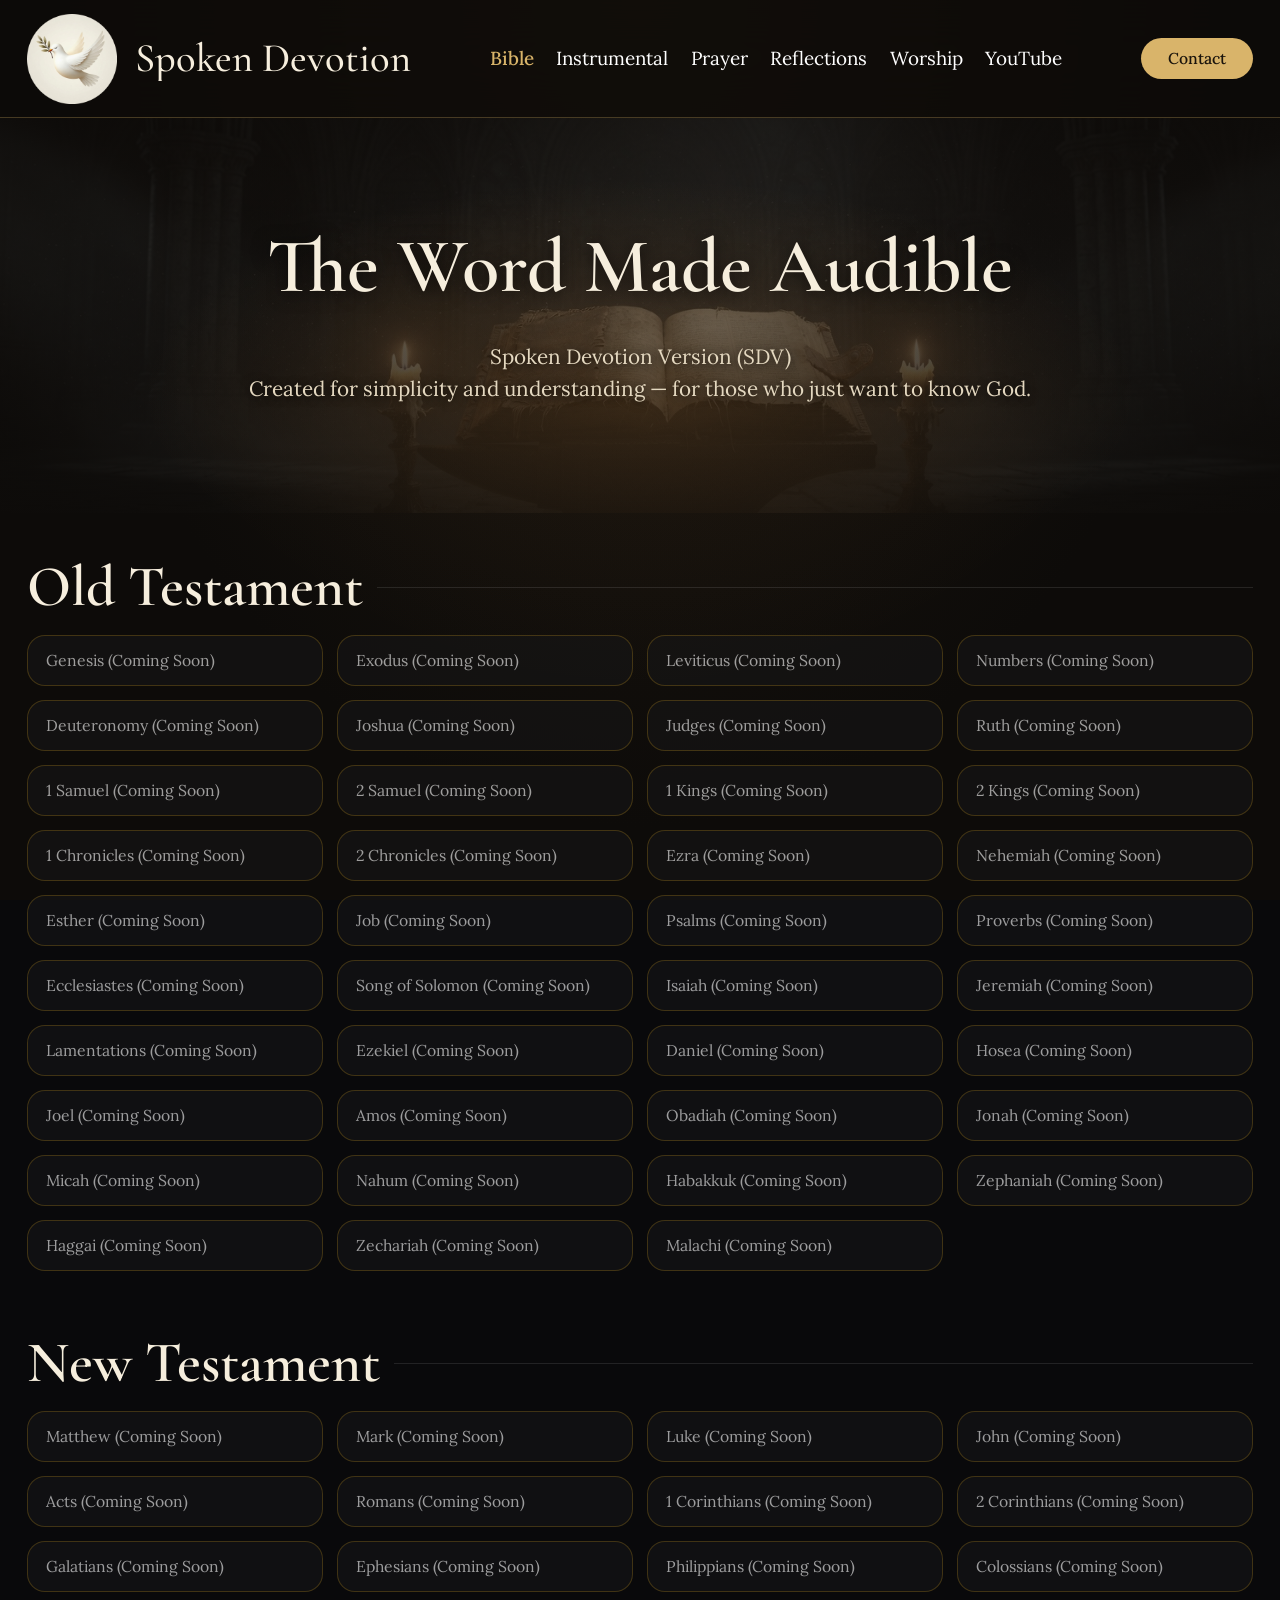
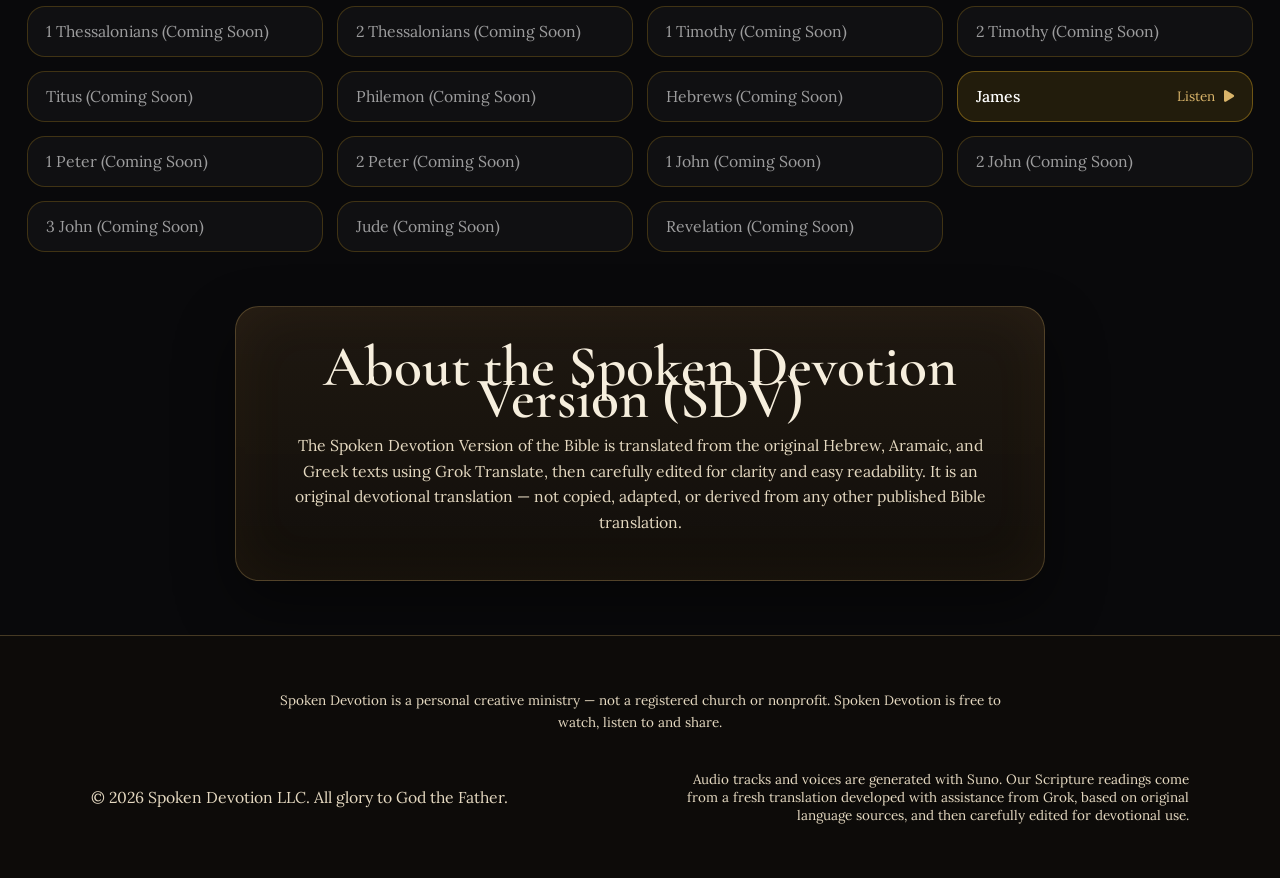
<file: bible/index.html>
<!DOCTYPE html>
<html lang="en">
<head>
    <meta charset="UTF-8">
    <meta name="viewport" content="width=device-width, initial-scale=1.0">
    <title>Bible | Spoken Devotion</title>
    <meta name="description" content="Spoken scripture for daily devotion, including the full Book of James.">
    <meta name="theme-color" content="#0f172a">
    <link rel="icon" href="/images/logo.png" type="image/png">
    <link rel="apple-touch-icon" href="/images/logo.png">
    <meta property="og:type" content="website">
    <meta property="og:site_name" content="Spoken Devotion">
    <meta property="og:title" content="Bible | Spoken Devotion">
    <meta property="og:description" content="Spoken scripture for daily devotion, including the full Book of James.">
    <meta property="og:url" content="https://spokendevotion.com/bible/">
    <link rel="canonical" href="https://spokendevotion.com/bible/">
    <meta property="og:image" content="https://spokendevotion.com/images/og-share.png">
    <meta property="og:image:type" content="image/png">
    <meta property="og:image:width" content="1200">
    <meta property="og:image:height" content="630">
    <meta property="og:image:alt" content="Spoken Devotion — daily Christian prayers, scripture, and worship music">
    <meta name="twitter:card" content="summary_large_image">
    <meta name="twitter:title" content="Bible | Spoken Devotion">
    <meta name="twitter:description" content="Spoken scripture for daily devotion, including the full Book of James.">
    <meta name="twitter:image" content="https://spokendevotion.com/images/og-share.png">
    <meta name="twitter:image:alt" content="Spoken Devotion — daily Christian prayers, scripture, and worship music">
    <script type="application/ld+json">
    {
      "@context": "https://schema.org",
      "@type": "VideoObject",
      "name": "Book of James | Full Chapters 1-5 | Spoken Bible Narration",
      "description": "The Book of James, chapters 1 through 5, read aloud by Spoken Devotion.",
      "thumbnailUrl": "https://i.ytimg.com/vi/dG6T-h4-ZSk/hqdefault.jpg",
      "uploadDate": "2026-06-23",
      "embedUrl": "https://www.youtube.com/embed/dG6T-h4-ZSk",
      "contentUrl": "https://www.youtube.com/watch?v=dG6T-h4-ZSk",
      "publisher": {
        "@type": "Organization",
        "name": "Spoken Devotion",
        "url": "https://spokendevotion.com/"
      }
    }
    </script>
    <link rel="stylesheet" href="https://cdnjs.cloudflare.com/ajax/libs/font-awesome/6.5.1/css/all.min.css">
    <link rel="stylesheet" href="/partials/site.css?v=25">
    <style>
        @import url('https://fonts.googleapis.com/css2?family=Cormorant+Garamond:ital,wght@0,500;0,600;1,500&family=Lora:wght@400;500;600&display=swap');
    </style>
    <!-- Tailwind last, matching the old Play CDN cascade order -->
    <link rel="stylesheet" href="/css/tailwind.min.css?v=2">
    <link rel="stylesheet" href="/partials/theme-youtube.css?v=3">
    <script src="/partials/theme-youtube.js?v=3" defer></script>
</head>
<body class="bg-zinc-950 text-white overflow-x-hidden">
    <div id="nav-root"><!-- partial:nav (generated from partials/nav.html; run scripts/sync-partials.py) -->
<nav id="site-nav" class="fixed top-0 left-0 right-0 z-50 bg-zinc-950/90 backdrop-blur-xl border-b border-amber-400/20">
    <div class="max-w-7xl mx-auto px-6 h-[6.5rem] flex items-center justify-between">
        <a href="/" class="flex items-center gap-x-3 md:gap-x-4 min-w-0">
            <img src="/images/logo.png" alt="Spoken Devotion" class="h-16 md:h-20 w-auto flex-shrink-0">
            <span class="brand-name font-semibold text-2xl md:text-4xl tracking-tighter heading-font truncate">Spoken Devotion</span>
        </a>

        <div class="nav-links hidden lg:flex items-center gap-x-5 text-base">
            <a href="/bible/" data-nav-link class="hover:text-amber-400 transition-colors">Bible</a>
            <a href="/instrumental/" data-nav-link class="hover:text-amber-400 transition-colors">Instrumental</a>
            <a href="/prayer/" data-nav-link class="hover:text-amber-400 transition-colors">Prayer</a>
            <a href="/reflections/" data-nav-link class="hover:text-amber-400 transition-colors">Reflections</a>
            <a href="/worship/" data-nav-link class="hover:text-amber-400 transition-colors">Worship</a>
            <a href="https://www.youtube.com/@Spoken_Devotion/videos" target="_blank" rel="noopener noreferrer" class="hover:text-amber-400 transition-colors">YouTube</a>
        </div>

        <div class="flex items-center gap-x-3">
            <a href="/contact/" data-nav-link
               class="hidden sm:inline-flex px-4 md:px-6 py-2 bg-amber-400 hover:bg-amber-300 text-zinc-950 rounded-full transition-all text-sm font-medium">
                Contact
            </a>
            <button id="mobile-menu-btn" type="button" class="lg:hidden p-2 text-amber-400" aria-label="Open menu" aria-expanded="false">
                <i id="mobile-menu-icon" class="fa-solid fa-bars text-2xl"></i>
            </button>
        </div>
    </div>

    <div id="mobile-menu" class="hidden lg:hidden border-t border-amber-400/20 bg-zinc-950/95">
        <div class="px-6 py-4 flex flex-col gap-y-4 text-base">
            <a href="/bible/" data-nav-link class="hover:text-amber-400 transition-colors">Bible</a>
            <a href="/instrumental/" data-nav-link class="hover:text-amber-400 transition-colors">Instrumental</a>
            <a href="/prayer/" data-nav-link class="hover:text-amber-400 transition-colors">Prayer</a>
            <a href="/reflections/" data-nav-link class="hover:text-amber-400 transition-colors">Reflections</a>
            <a href="/worship/" data-nav-link class="hover:text-amber-400 transition-colors">Worship</a>
            <a href="https://www.youtube.com/@Spoken_Devotion/videos" target="_blank" rel="noopener noreferrer" class="hover:text-amber-400 transition-colors">YouTube</a>
            <a href="/contact/" data-nav-link class="inline-flex items-center justify-center px-6 py-2 bg-amber-400 hover:bg-amber-300 text-zinc-950 rounded-full transition-all text-sm font-medium">Contact</a>
        </div>
    </div>
</nav>
<!-- /partial:nav --></div>

    <section class="page-banner page-banner--standard" data-banner="/images/bible.png" data-fallback="bible-bg">
        <div class="page-banner__fallback"></div>
        <div class="page-banner__image"></div>
        <div class="page-banner__overlay"></div>
        <div class="page-banner__content max-w-6xl mx-auto">
            <h1 class="font-semibold tracking-tighter heading-font leading-tight text-amber-300">The Word Made Audible</h1>
            <p class="text-white/80 max-w-3xl mx-auto">
                Spoken Devotion Version (SDV)<br>
                Created for simplicity and understanding — for those who just want to know God.
            </p>
        </div>
    </section>

    <div class="max-w-6xl mx-auto px-6 py-12">
        <!-- Old Testament -->
        <div class="mb-16">
            <div class="flex items-center gap-x-3 mb-6">
                <h2 class="text-3xl font-semibold heading-font text-amber-300">Old Testament</h2>
                <div class="flex-1 h-px bg-white/10"></div>
            </div>
            
            <div class="grid grid-cols-2 md:grid-cols-3 lg:grid-cols-4 gap-3 text-sm">
                <div class="bible-book bg-zinc-900/80 px-4 py-3 rounded-2xl opacity-60">Genesis (Coming Soon)</div>
                <div class="bible-book bg-zinc-900/80 px-4 py-3 rounded-2xl opacity-60">Exodus (Coming Soon)</div>
                <div class="bible-book bg-zinc-900/80 px-4 py-3 rounded-2xl opacity-60">Leviticus (Coming Soon)</div>
                <div class="bible-book bg-zinc-900/80 px-4 py-3 rounded-2xl opacity-60">Numbers (Coming Soon)</div>
                <div class="bible-book bg-zinc-900/80 px-4 py-3 rounded-2xl opacity-60">Deuteronomy (Coming Soon)</div>
                <div class="bible-book bg-zinc-900/80 px-4 py-3 rounded-2xl opacity-60">Joshua (Coming Soon)</div>
                <div class="bible-book bg-zinc-900/80 px-4 py-3 rounded-2xl opacity-60">Judges (Coming Soon)</div>
                <div class="bible-book bg-zinc-900/80 px-4 py-3 rounded-2xl opacity-60">Ruth (Coming Soon)</div>
                <div class="bible-book bg-zinc-900/80 px-4 py-3 rounded-2xl opacity-60">1 Samuel (Coming Soon)</div>
                <div class="bible-book bg-zinc-900/80 px-4 py-3 rounded-2xl opacity-60">2 Samuel (Coming Soon)</div>
                <div class="bible-book bg-zinc-900/80 px-4 py-3 rounded-2xl opacity-60">1 Kings (Coming Soon)</div>
                <div class="bible-book bg-zinc-900/80 px-4 py-3 rounded-2xl opacity-60">2 Kings (Coming Soon)</div>
                <div class="bible-book bg-zinc-900/80 px-4 py-3 rounded-2xl opacity-60">1 Chronicles (Coming Soon)</div>
                <div class="bible-book bg-zinc-900/80 px-4 py-3 rounded-2xl opacity-60">2 Chronicles (Coming Soon)</div>
                <div class="bible-book bg-zinc-900/80 px-4 py-3 rounded-2xl opacity-60">Ezra (Coming Soon)</div>
                <div class="bible-book bg-zinc-900/80 px-4 py-3 rounded-2xl opacity-60">Nehemiah (Coming Soon)</div>
                <div class="bible-book bg-zinc-900/80 px-4 py-3 rounded-2xl opacity-60">Esther (Coming Soon)</div>
                <div class="bible-book bg-zinc-900/80 px-4 py-3 rounded-2xl opacity-60">Job (Coming Soon)</div>
                <div class="bible-book bg-zinc-900/80 px-4 py-3 rounded-2xl opacity-60">Psalms (Coming Soon)</div>
                <div class="bible-book bg-zinc-900/80 px-4 py-3 rounded-2xl opacity-60">Proverbs (Coming Soon)</div>
                <div class="bible-book bg-zinc-900/80 px-4 py-3 rounded-2xl opacity-60">Ecclesiastes (Coming Soon)</div>
                <div class="bible-book bg-zinc-900/80 px-4 py-3 rounded-2xl opacity-60">Song of Solomon (Coming Soon)</div>
                <div class="bible-book bg-zinc-900/80 px-4 py-3 rounded-2xl opacity-60">Isaiah (Coming Soon)</div>
                <div class="bible-book bg-zinc-900/80 px-4 py-3 rounded-2xl opacity-60">Jeremiah (Coming Soon)</div>
                <div class="bible-book bg-zinc-900/80 px-4 py-3 rounded-2xl opacity-60">Lamentations (Coming Soon)</div>
                <div class="bible-book bg-zinc-900/80 px-4 py-3 rounded-2xl opacity-60">Ezekiel (Coming Soon)</div>
                <div class="bible-book bg-zinc-900/80 px-4 py-3 rounded-2xl opacity-60">Daniel (Coming Soon)</div>
                <div class="bible-book bg-zinc-900/80 px-4 py-3 rounded-2xl opacity-60">Hosea (Coming Soon)</div>
                <div class="bible-book bg-zinc-900/80 px-4 py-3 rounded-2xl opacity-60">Joel (Coming Soon)</div>
                <div class="bible-book bg-zinc-900/80 px-4 py-3 rounded-2xl opacity-60">Amos (Coming Soon)</div>
                <div class="bible-book bg-zinc-900/80 px-4 py-3 rounded-2xl opacity-60">Obadiah (Coming Soon)</div>
                <div class="bible-book bg-zinc-900/80 px-4 py-3 rounded-2xl opacity-60">Jonah (Coming Soon)</div>
                <div class="bible-book bg-zinc-900/80 px-4 py-3 rounded-2xl opacity-60">Micah (Coming Soon)</div>
                <div class="bible-book bg-zinc-900/80 px-4 py-3 rounded-2xl opacity-60">Nahum (Coming Soon)</div>
                <div class="bible-book bg-zinc-900/80 px-4 py-3 rounded-2xl opacity-60">Habakkuk (Coming Soon)</div>
                <div class="bible-book bg-zinc-900/80 px-4 py-3 rounded-2xl opacity-60">Zephaniah (Coming Soon)</div>
                <div class="bible-book bg-zinc-900/80 px-4 py-3 rounded-2xl opacity-60">Haggai (Coming Soon)</div>
                <div class="bible-book bg-zinc-900/80 px-4 py-3 rounded-2xl opacity-60">Zechariah (Coming Soon)</div>
                <div class="bible-book bg-zinc-900/80 px-4 py-3 rounded-2xl opacity-60">Malachi (Coming Soon)</div>
            </div>
        </div>

        <!-- New Testament -->
        <div>
            <div class="flex items-center gap-x-3 mb-6">
                <h2 class="text-3xl font-semibold heading-font text-amber-300">New Testament</h2>
                <div class="flex-1 h-px bg-white/10"></div>
            </div>
            
            <div class="grid grid-cols-2 md:grid-cols-3 lg:grid-cols-4 gap-3 text-sm">
                <div class="bible-book bg-zinc-900/80 px-4 py-3 rounded-2xl opacity-60">Matthew (Coming Soon)</div>
                <div class="bible-book bg-zinc-900/80 px-4 py-3 rounded-2xl opacity-60">Mark (Coming Soon)</div>
                <div class="bible-book bg-zinc-900/80 px-4 py-3 rounded-2xl opacity-60">Luke (Coming Soon)</div>
                <div class="bible-book bg-zinc-900/80 px-4 py-3 rounded-2xl opacity-60">John (Coming Soon)</div>
                <div class="bible-book bg-zinc-900/80 px-4 py-3 rounded-2xl opacity-60">Acts (Coming Soon)</div>
                <div class="bible-book bg-zinc-900/80 px-4 py-3 rounded-2xl opacity-60">Romans (Coming Soon)</div>
                <div class="bible-book bg-zinc-900/80 px-4 py-3 rounded-2xl opacity-60">1 Corinthians (Coming Soon)</div>
                <div class="bible-book bg-zinc-900/80 px-4 py-3 rounded-2xl opacity-60">2 Corinthians (Coming Soon)</div>
                <div class="bible-book bg-zinc-900/80 px-4 py-3 rounded-2xl opacity-60">Galatians (Coming Soon)</div>
                <div class="bible-book bg-zinc-900/80 px-4 py-3 rounded-2xl opacity-60">Ephesians (Coming Soon)</div>
                <div class="bible-book bg-zinc-900/80 px-4 py-3 rounded-2xl opacity-60">Philippians (Coming Soon)</div>
                <div class="bible-book bg-zinc-900/80 px-4 py-3 rounded-2xl opacity-60">Colossians (Coming Soon)</div>
                <div class="bible-book bg-zinc-900/80 px-4 py-3 rounded-2xl opacity-60">1 Thessalonians (Coming Soon)</div>
                <div class="bible-book bg-zinc-900/80 px-4 py-3 rounded-2xl opacity-60">2 Thessalonians (Coming Soon)</div>
                <div class="bible-book bg-zinc-900/80 px-4 py-3 rounded-2xl opacity-60">1 Timothy (Coming Soon)</div>
                <div class="bible-book bg-zinc-900/80 px-4 py-3 rounded-2xl opacity-60">2 Timothy (Coming Soon)</div>
                <div class="bible-book bg-zinc-900/80 px-4 py-3 rounded-2xl opacity-60">Titus (Coming Soon)</div>
                <div class="bible-book bg-zinc-900/80 px-4 py-3 rounded-2xl opacity-60">Philemon (Coming Soon)</div>
                <div class="bible-book bg-zinc-900/80 px-4 py-3 rounded-2xl opacity-60">Hebrews (Coming Soon)</div>
                
                <!-- James - Clickable -->
                <button type="button" onclick="showJamesModal()"
                        class="bible-book bg-amber-400/10 hover:bg-amber-400/20 px-4 py-3 rounded-2xl cursor-pointer flex items-center justify-between group transition-all w-full text-left">
                    <span class="font-medium">James</span>
                    <span class="text-amber-400 text-xs flex items-center gap-x-1 group-hover:underline">
                        Listen <i class="fa-solid fa-play ml-1"></i>
                    </span>
                </button>
                
                <div class="bible-book bg-zinc-900/80 px-4 py-3 rounded-2xl opacity-60">1 Peter (Coming Soon)</div>
                <div class="bible-book bg-zinc-900/80 px-4 py-3 rounded-2xl opacity-60">2 Peter (Coming Soon)</div>
                <div class="bible-book bg-zinc-900/80 px-4 py-3 rounded-2xl opacity-60">1 John (Coming Soon)</div>
                <div class="bible-book bg-zinc-900/80 px-4 py-3 rounded-2xl opacity-60">2 John (Coming Soon)</div>
                <div class="bible-book bg-zinc-900/80 px-4 py-3 rounded-2xl opacity-60">3 John (Coming Soon)</div>
                <div class="bible-book bg-zinc-900/80 px-4 py-3 rounded-2xl opacity-60">Jude (Coming Soon)</div>
                <div class="bible-book bg-zinc-900/80 px-4 py-3 rounded-2xl opacity-60">Revelation (Coming Soon)</div>
            </div>
        </div>
    </div>

    <!-- James Modal -->
    <div id="james-modal" class="modal" role="dialog" aria-modal="true" aria-labelledby="james-modal-title" aria-hidden="true">
        <div class="modal-content modal-content--wide">
            <div class="p-5 border-b border-amber-400/30 flex justify-between items-center">
                <div>
                    <h3 id="james-modal-title" class="text-2xl font-semibold">The Book of James</h3>
                    <p class="text-amber-400 text-sm">Spoken Devotion Version • YouTube Video Embed</p>
                </div>
                <button type="button" onclick="closeJamesModal()" class="text-3xl leading-none hover:text-amber-400 px-2" aria-label="Close">&times;</button>
            </div>
            
            <!-- YouTube Embed (lazy-loaded on open) -->
            <div class="aspect-video bg-black">
                <iframe id="james-video"
                        width="100%"
                        height="100%"
                        data-src="https://www.youtube.com/embed/dG6T-h4-ZSk"
                        title="Book of James - Spoken Devotion Version"
                        allow="accelerometer; autoplay; clipboard-write; encrypted-media; gyroscope; picture-in-picture; web-share"
                        allowfullscreen>
                </iframe>
            </div>
            
            <div class="p-5 flex flex-wrap justify-center gap-3 border-t border-amber-400/20">
                <button type="button" onclick="shareAudio('https://youtu.be/dG6T-h4-ZSk?si=sRXGIRTCdAYjmNDJ', 'The Book of James')"
                        class="inline-flex items-center gap-x-2 px-5 py-3 text-sm text-amber-400 hover:text-amber-300 border border-amber-400/40 hover:bg-amber-400/10 rounded-2xl transition-all">
                    <i class="fa-solid fa-share-alt"></i> Share
                </button>
            </div>
            <div class="px-5 pb-5 text-center text-sm text-white/60">
                More books coming soon — God willing.
            </div>
        </div>
    </div>

    <div id="toast" class="toast" role="status" aria-live="polite">
        <i class="fa-solid fa-check-circle" aria-hidden="true"></i>
        <span id="toast-text">Link copied to clipboard!</span>
    </div>

    <div class="max-w-3xl mx-auto px-6 pb-12 text-center">
        <div class="audio-card audio-card--secondary p-8 md:p-10">
            <h2 class="text-xl font-semibold heading-font text-amber-300 mb-4">About the Spoken Devotion Version (SDV)</h2>
            <p class="text-white/70 text-sm leading-relaxed">
                The Spoken Devotion Version of the Bible is translated from the original Hebrew, Aramaic, and Greek texts using Grok Translate, then carefully edited for clarity and easy readability. It is an original devotional translation — not copied, adapted, or derived from any other published Bible translation.
            </p>
        </div>
    </div>

    <div id="footer-root"><!-- partial:footer (generated from partials/footer.html; run scripts/sync-partials.py) -->
<footer class="bg-zinc-950 border-t border-white/10 py-12">
    <div class="max-w-5xl mx-auto px-6">
        <p class="text-center text-white/60 text-xs max-w-2xl mx-auto mb-8 leading-relaxed">
            Spoken Devotion is a personal creative ministry — not a registered church or nonprofit.
            Spoken Devotion is free to watch, listen to and share.
        </p>
        <div class="flex flex-col md:flex-row justify-between items-center gap-y-6 text-sm">
            <div class="text-white/60">
                © 2026 Spoken Devotion LLC. All glory to God the Father.
            </div>
            
            <div class="text-center md:text-right text-white/50 text-xs max-w-md">
                Audio tracks and voices are generated with Suno. 
                Our Scripture readings come from a fresh translation developed with assistance from Grok, 
                based on original language sources, and then carefully edited for devotional use.
            </div>
        </div>
    </div>
</footer>
<!-- /partial:footer --></div>

    <script src="/partials/site.js?v=32"></script>
    <script>
        const JAMES_VIDEO_SRC = 'https://www.youtube.com/embed/dG6T-h4-ZSk';

        function showJamesModal() {
            const modal = document.getElementById('james-modal');
            const iframe = document.getElementById('james-video');
            if (iframe && !iframe.getAttribute('src')) {
                iframe.src = iframe.getAttribute('data-src') || JAMES_VIDEO_SRC;
            }
            openContentModal(modal);
        }

        function closeJamesModal() {
            const modal = document.getElementById('james-modal');
            const iframe = document.getElementById('james-video');
            if (iframe) {
                // Remove the attribute (not src = '') so the next open reloads the video.
                iframe.removeAttribute('src');
            }
            closeContentModal(modal);
        }

        document.getElementById('james-modal').addEventListener('click', function(e) {
            if (e.target === this) {
                closeJamesModal();
            }
        });

        document.addEventListener('keydown', function(e) {
            if (e.key === 'Escape') {
                const modal = document.getElementById('james-modal');
                if (modal.style.display === 'flex') {
                    closeJamesModal();
                }
            }
        });
    </script>
</body>
</html>
</file>
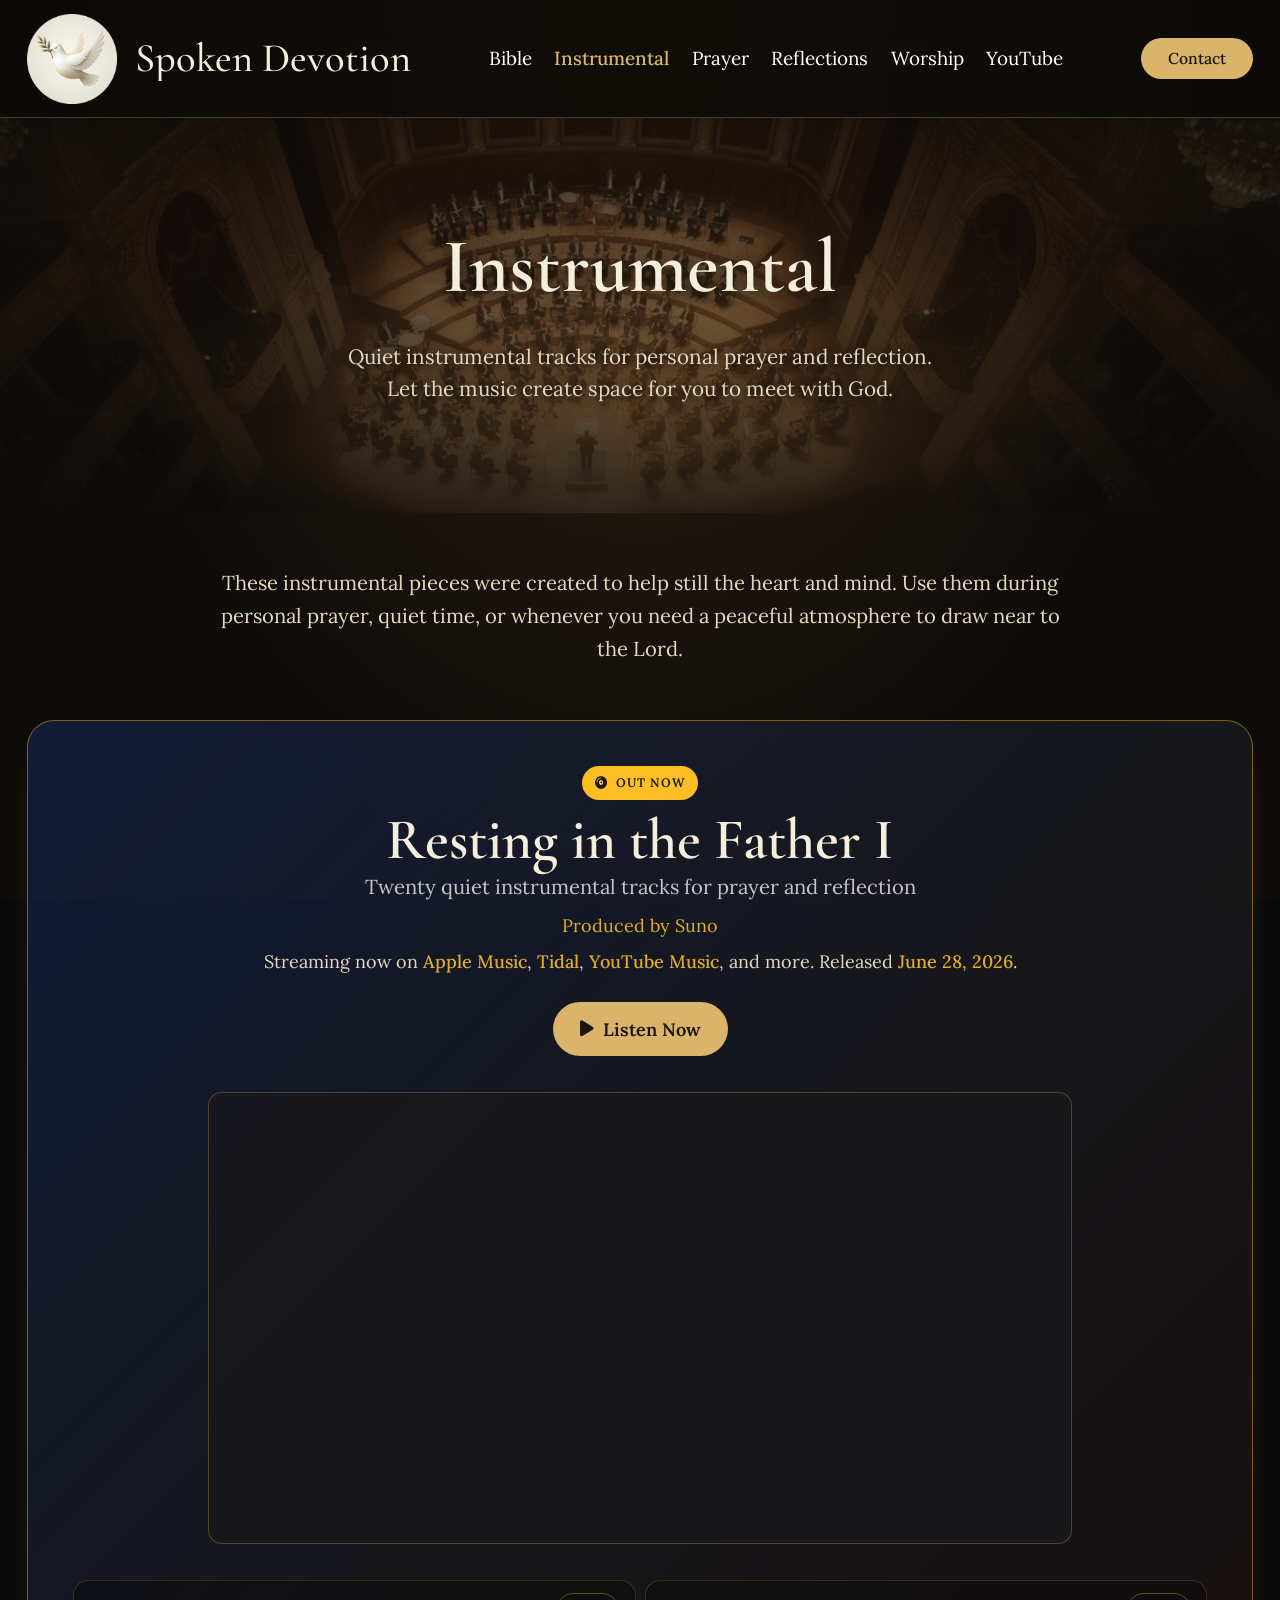
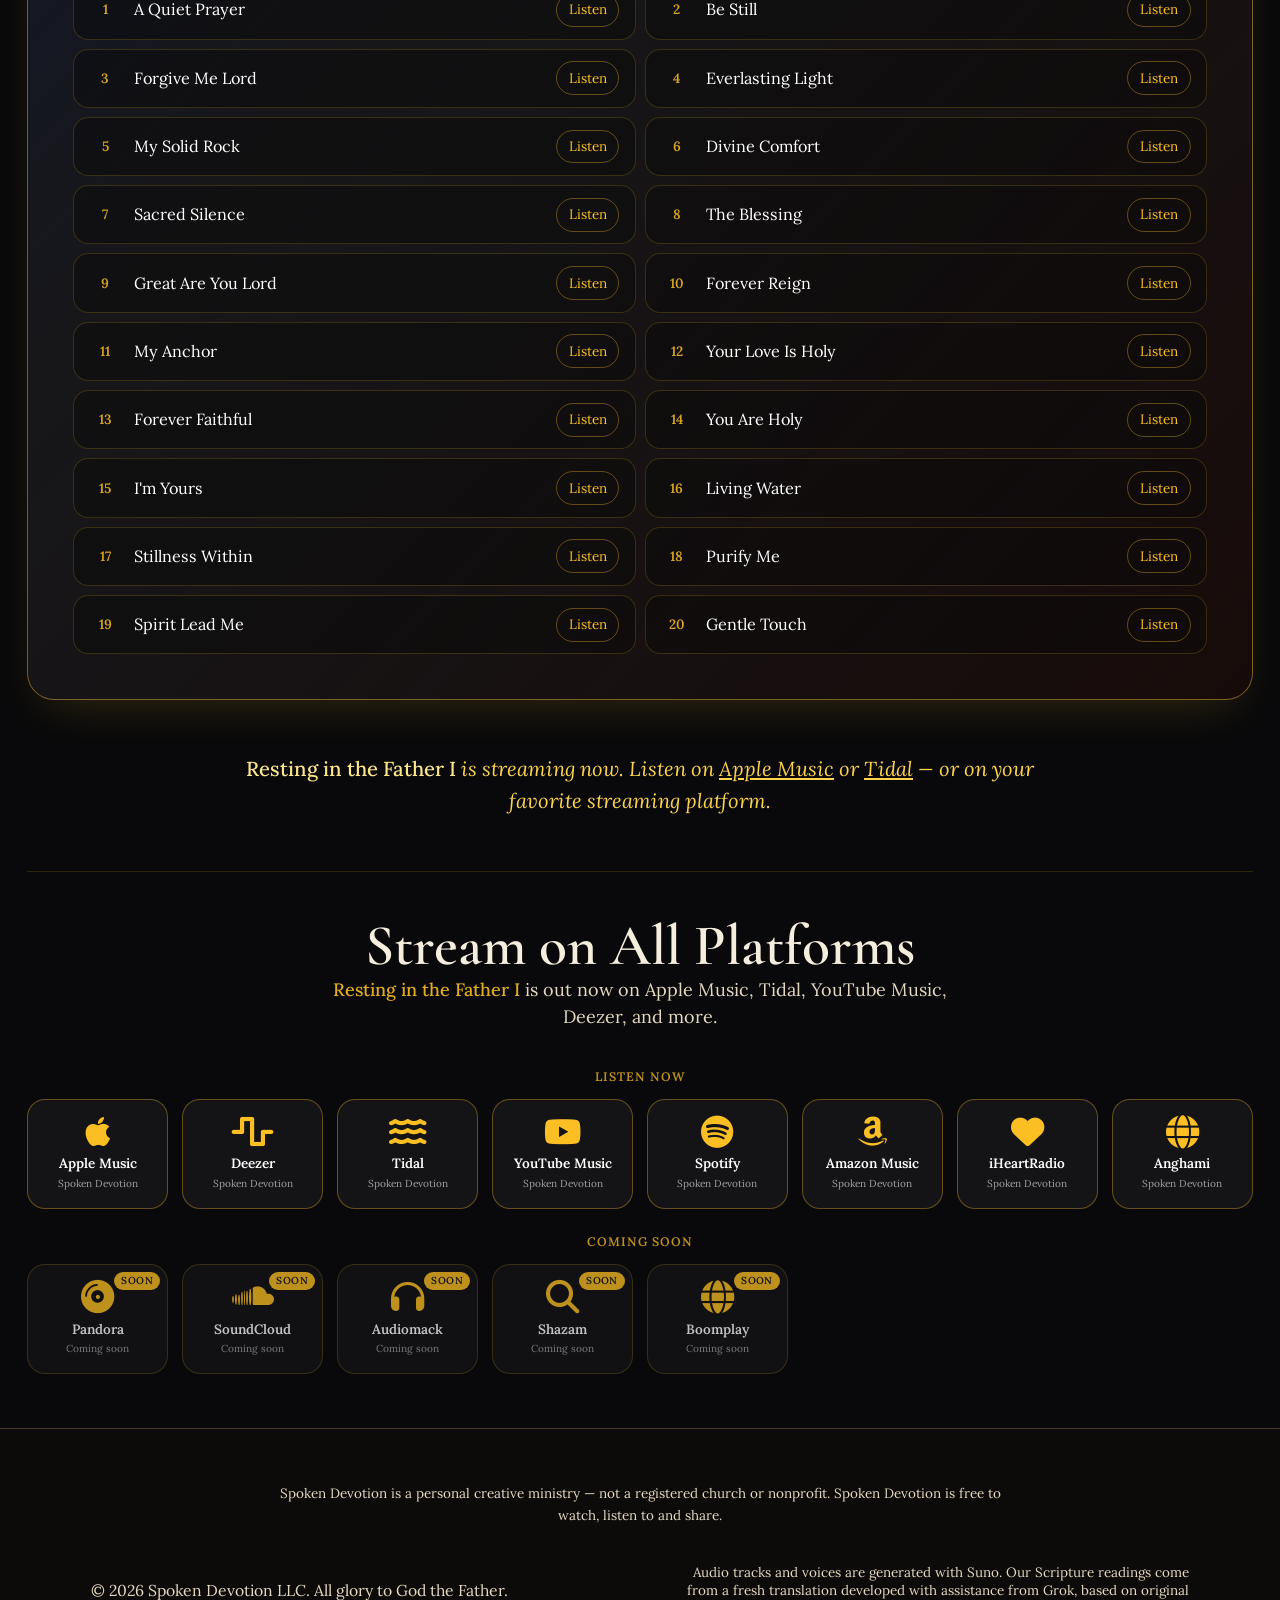
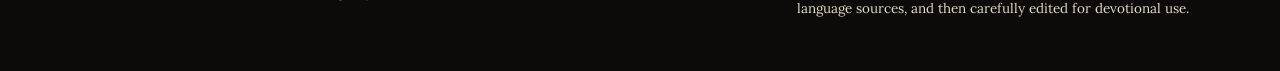
<file: instrumental/index.html>
<!DOCTYPE html>
<html lang="en">
<head>
    <meta charset="UTF-8">
    <meta name="viewport" content="width=device-width, initial-scale=1.0">
    <title>Instrumental | Spoken Devotion</title>
    <meta name="description" content="Resting in the Father I — twenty quiet instrumental tracks for prayer and reflection, on all major platforms.">
    <meta name="theme-color" content="#0f172a">
    <link rel="icon" href="/images/logo.png" type="image/png">
    <link rel="apple-touch-icon" href="/images/logo.png">
    <meta property="og:type" content="website">
    <meta property="og:site_name" content="Spoken Devotion">
    <meta property="og:title" content="Instrumental | Spoken Devotion">
    <meta property="og:description" content="Resting in the Father I — twenty quiet instrumental tracks for prayer and reflection, on all major platforms.">
    <meta property="og:url" content="https://spokendevotion.com/instrumental/">
    <link rel="canonical" href="https://spokendevotion.com/instrumental/">
    <meta property="og:image" content="https://spokendevotion.com/images/og-share.png">
    <meta property="og:image:type" content="image/png">
    <meta property="og:image:width" content="1200">
    <meta property="og:image:height" content="630">
    <meta property="og:image:alt" content="Spoken Devotion — daily Christian prayers, scripture, and worship music">
    <meta name="twitter:card" content="summary_large_image">
    <meta name="twitter:title" content="Instrumental | Spoken Devotion">
    <meta name="twitter:description" content="Resting in the Father I — twenty quiet instrumental tracks for prayer and reflection, on all major platforms.">
    <meta name="twitter:image" content="https://spokendevotion.com/images/og-share.png">
    <meta name="twitter:image:alt" content="Spoken Devotion — daily Christian prayers, scripture, and worship music">
    <link rel="stylesheet" href="https://cdnjs.cloudflare.com/ajax/libs/font-awesome/6.5.1/css/all.min.css">
    <link rel="stylesheet" href="/partials/site.css?v=25">
    <style>
        @import url('https://fonts.googleapis.com/css2?family=Cormorant+Garamond:ital,wght@0,500;0,600;1,500&family=Lora:wght@400;500;600&display=swap');
        .accent-gold { color: #fbbf24; }
    </style>
    <!-- Tailwind last, matching the old Play CDN cascade order -->
    <link rel="stylesheet" href="/css/tailwind.min.css?v=2">
    <link rel="stylesheet" href="/partials/theme-youtube.css?v=3">
    <script src="/partials/theme-youtube.js?v=3" defer></script>
</head>
<body class="bg-zinc-950 text-white overflow-x-hidden">
    <div id="nav-root"><!-- partial:nav (generated from partials/nav.html; run scripts/sync-partials.py) -->
<nav id="site-nav" class="fixed top-0 left-0 right-0 z-50 bg-zinc-950/90 backdrop-blur-xl border-b border-amber-400/20">
    <div class="max-w-7xl mx-auto px-6 h-[6.5rem] flex items-center justify-between">
        <a href="/" class="flex items-center gap-x-3 md:gap-x-4 min-w-0">
            <img src="/images/logo.png" alt="Spoken Devotion" class="h-16 md:h-20 w-auto flex-shrink-0">
            <span class="brand-name font-semibold text-2xl md:text-4xl tracking-tighter heading-font truncate">Spoken Devotion</span>
        </a>

        <div class="nav-links hidden lg:flex items-center gap-x-5 text-base">
            <a href="/bible/" data-nav-link class="hover:text-amber-400 transition-colors">Bible</a>
            <a href="/instrumental/" data-nav-link class="hover:text-amber-400 transition-colors">Instrumental</a>
            <a href="/prayer/" data-nav-link class="hover:text-amber-400 transition-colors">Prayer</a>
            <a href="/reflections/" data-nav-link class="hover:text-amber-400 transition-colors">Reflections</a>
            <a href="/worship/" data-nav-link class="hover:text-amber-400 transition-colors">Worship</a>
            <a href="https://www.youtube.com/@Spoken_Devotion/videos" target="_blank" rel="noopener noreferrer" class="hover:text-amber-400 transition-colors">YouTube</a>
        </div>

        <div class="flex items-center gap-x-3">
            <a href="/contact/" data-nav-link
               class="hidden sm:inline-flex px-4 md:px-6 py-2 bg-amber-400 hover:bg-amber-300 text-zinc-950 rounded-full transition-all text-sm font-medium">
                Contact
            </a>
            <button id="mobile-menu-btn" type="button" class="lg:hidden p-2 text-amber-400" aria-label="Open menu" aria-expanded="false">
                <i id="mobile-menu-icon" class="fa-solid fa-bars text-2xl"></i>
            </button>
        </div>
    </div>

    <div id="mobile-menu" class="hidden lg:hidden border-t border-amber-400/20 bg-zinc-950/95">
        <div class="px-6 py-4 flex flex-col gap-y-4 text-base">
            <a href="/bible/" data-nav-link class="hover:text-amber-400 transition-colors">Bible</a>
            <a href="/instrumental/" data-nav-link class="hover:text-amber-400 transition-colors">Instrumental</a>
            <a href="/prayer/" data-nav-link class="hover:text-amber-400 transition-colors">Prayer</a>
            <a href="/reflections/" data-nav-link class="hover:text-amber-400 transition-colors">Reflections</a>
            <a href="/worship/" data-nav-link class="hover:text-amber-400 transition-colors">Worship</a>
            <a href="https://www.youtube.com/@Spoken_Devotion/videos" target="_blank" rel="noopener noreferrer" class="hover:text-amber-400 transition-colors">YouTube</a>
            <a href="/contact/" data-nav-link class="inline-flex items-center justify-center px-6 py-2 bg-amber-400 hover:bg-amber-300 text-zinc-950 rounded-full transition-all text-sm font-medium">Contact</a>
        </div>
    </div>
</nav>
<!-- /partial:nav --></div>

    <section class="page-banner page-banner--standard" data-banner="/images/instrumental.png" data-fallback="instrumental-bg">
        <div class="page-banner__fallback"></div>
        <div class="page-banner__image"></div>
        <div class="page-banner__overlay"></div>
        <div class="page-banner__content max-w-4xl mx-auto">
            <h1 class="font-semibold tracking-tighter heading-font leading-tight text-amber-300">
                Instrumental
            </h1>
            <p class="text-white/80 max-w-2xl mx-auto">
                Quiet instrumental tracks for personal prayer and reflection.<br>
                Let the music create space for you to meet with God.
            </p>
        </div>
    </section>

    <div class="max-w-6xl mx-auto px-6 py-12 space-y-12">
        <div class="max-w-3xl mx-auto text-center space-y-6">
            <p class="text-lg text-white/70 leading-relaxed">
                These instrumental pieces were created to help still the heart and mind.
                Use them during personal prayer, quiet time, or whenever you need a peaceful atmosphere to draw near to the Lord.
            </p>
        </div>

        <section class="album-announce p-6 md:p-10" aria-labelledby="album-heading">
            <div class="text-center mb-8">
                <p class="album-announce__badge mb-4">
                    <i class="fa-solid fa-compact-disc" aria-hidden="true"></i>
                    Out Now
                </p>
                <h2 id="album-heading" class="text-3xl md:text-4xl font-semibold tracking-tight heading-font text-amber-300 mb-2">
                    Resting in the Father I
                </h2>
                <p class="text-white/75 text-base md:text-lg">Twenty quiet instrumental tracks for prayer and reflection</p>
                <p id="album-credit" class="text-amber-400/90 text-sm md:text-base mt-2">Produced by Suno</p>
                <p class="text-white/60 text-sm md:text-base mt-2">
                    Streaming now on <span class="text-amber-400/90 font-medium">Apple Music</span>, <span class="text-amber-400/90 font-medium">Tidal</span>, <span class="text-amber-400/90 font-medium">YouTube Music</span>, and more.
                    Released <span id="album-release-date" class="text-amber-400/90 font-medium">June 28, 2026</span>.
                </p>
                <div class="flex flex-col sm:flex-row items-center justify-center gap-3 mt-6">
                    <a id="listen-cta-instrumental"
                       href="https://album.link/us/i/6785483267"
                       target="_blank"
                       rel="noopener noreferrer"
                       class="inline-flex items-center gap-x-2 px-6 py-3 bg-amber-400 hover:bg-amber-300 text-zinc-950 font-semibold rounded-full transition-all text-sm md:text-base">
                        <i class="fa-solid fa-play" aria-hidden="true"></i>
                        Listen Now
                    </a>
                </div>
            </div>

            <div class="rounded-xl overflow-hidden mb-8 bg-zinc-900/80 border border-amber-400/20 max-w-3xl mx-auto">
                <iframe id="apple-music-embed"
                        allow="autoplay *; encrypted-media *; fullscreen *; clipboard-write"
                        frameborder="0"
                        height="450"
                        style="width:100%;overflow:hidden;border-radius:0.75rem;"
                        sandbox="allow-forms allow-popups allow-same-origin allow-scripts allow-storage-access-by-user-activation allow-top-navigation-by-user-activation"
                        src="https://embed.music.apple.com/us/album/resting-in-the-father/6785483267"
                        title="Resting in the Father I on Apple Music"></iframe>
            </div>

            <div class="album-tracklist" id="album-tracklist"></div>
        </section>

        <p class="text-center text-amber-300 italic text-base md:text-lg max-w-3xl mx-auto">
            <span class="font-medium not-italic text-amber-200">Resting in the Father I</span> is streaming now.
            Listen on <a id="listen-inline-apple" href="https://music.apple.com/us/album/resting-in-the-father/6785483267" target="_blank" rel="noopener noreferrer" class="underline hover:text-amber-200">Apple Music</a>
            or <a id="listen-inline-tidal" href="https://listen.tidal.com/album/538209519" target="_blank" rel="noopener noreferrer" class="underline hover:text-amber-200">Tidal</a>
            — or on your favorite streaming platform.
        </p>

        <section class="mt-16 pt-12 border-t border-amber-400/15" aria-labelledby="streaming-heading">
            <h2 id="streaming-heading" class="text-2xl md:text-3xl font-semibold tracking-tight heading-font text-center mb-2">Stream on All Platforms</h2>
            <p class="text-center text-white/60 text-sm md:text-base mb-8 max-w-xl mx-auto">
                <span class="text-amber-400/90 font-medium">Resting in the Father I</span> is out now on Apple Music, Tidal, YouTube Music, Deezer, and more.
            </p>
            <div data-streaming-platforms></div>
        </section>
    </div>

    <div id="footer-root"><!-- partial:footer (generated from partials/footer.html; run scripts/sync-partials.py) -->
<footer class="bg-zinc-950 border-t border-white/10 py-12">
    <div class="max-w-5xl mx-auto px-6">
        <p class="text-center text-white/60 text-xs max-w-2xl mx-auto mb-8 leading-relaxed">
            Spoken Devotion is a personal creative ministry — not a registered church or nonprofit.
            Spoken Devotion is free to watch, listen to and share.
        </p>
        <div class="flex flex-col md:flex-row justify-between items-center gap-y-6 text-sm">
            <div class="text-white/60">
                © 2026 Spoken Devotion LLC. All glory to God the Father.
            </div>
            
            <div class="text-center md:text-right text-white/50 text-xs max-w-md">
                Audio tracks and voices are generated with Suno. 
                Our Scripture readings come from a fresh translation developed with assistance from Grok, 
                based on original language sources, and then carefully edited for devotional use.
            </div>
        </div>
    </div>
</footer>
<!-- /partial:footer --></div>
    <script src="/partials/streaming-config.js?v=14"></script>
    <script src="/partials/streaming-platforms.js?v=10"></script>
    <script src="/partials/site.js?v=32"></script>
    <script>
        (function () {
            var cfg = window.SD_STREAMING;
            if (!cfg) return;

            if (cfg.instrumentalListenUrl) {
                var listen = document.getElementById('listen-cta-instrumental');
                if (listen) listen.href = cfg.instrumentalListenUrl;
            }
            if (cfg.instrumentalAppleAlbumUrl) {
                var apple = document.getElementById('listen-inline-apple');
                if (apple) apple.href = cfg.instrumentalAppleAlbumUrl;
            }
            if (cfg.instrumentalTidalAlbumUrl) {
                var tidal = document.getElementById('listen-inline-tidal');
                if (tidal) tidal.href = cfg.instrumentalTidalAlbumUrl;
            }
            if (cfg.instrumentalAppleAlbumId) {
                var embed = document.getElementById('apple-music-embed');
                var embedUrl = 'https://embed.music.apple.com/us/album/resting-in-the-father/' + cfg.instrumentalAppleAlbumId;
                // Only reassign when different, so the player isn't loaded twice.
                if (embed && embed.getAttribute('src') !== embedUrl) embed.src = embedUrl;
            }
            if (cfg.instrumentalCredit) {
                var credit = document.getElementById('album-credit');
                if (credit) credit.textContent = cfg.instrumentalCredit;
            }
            if (cfg.instrumentalReleaseDateLabel) {
                var date = document.getElementById('album-release-date');
                if (date) date.textContent = cfg.instrumentalReleaseDateLabel;
            }
        })();

        (async function () {
            var list = document.getElementById('album-tracklist');
            if (!list) return;
            try {
                var data = await fetchJsonData('instrumental.json', {});
                var album = data['resting-in-the-father-i'];
                if (!album || !album.tracks) return;
                list.innerHTML = '';
                album.tracks.forEach(function (track) {
                    var row = document.createElement('div');
                    row.className = 'album-track';

                    var num = document.createElement('span');
                    num.className = 'album-track__num';
                    num.textContent = track.num;
                    row.appendChild(num);

                    var title = document.createElement('span');
                    title.className = 'album-track__title';
                    title.textContent = track.title;
                    row.appendChild(title);

                    if (track.appleSongId) {
                        var listen = document.createElement('button');
                        listen.type = 'button';
                        listen.className = 'album-track__action album-track__action--listen';
                        listen.textContent = 'Listen';
                        listen.addEventListener('click', function () {
                            toggleAppleEmbed(listen, track.appleSongId, track.title);
                        });
                        row.appendChild(listen);
                    }

                    list.appendChild(row);
                });
            } catch (err) {
                console.error(err);
            }
        })();
    </script>
</body>
</html>
</file>
<file: partials/site.css>
/* Base typography — nav partial uses .heading-font after injection */
body {
    font-family: 'Poppins', system_ui, sans-serif;
}
.heading-font {
    font-family: 'Playfair Display', serif;
}

/* Fallback banner gradients (used when /images/*.png is missing) */
.devotion-bg {
    background: linear-gradient(135deg, #0f172a 0%, #1e2937 50%, #334155 100%);
}
.worship-bg {
    background: linear-gradient(135deg, #1e2937 0%, #334155 100%);
}
.prayer-bg {
    background: linear-gradient(135deg, #1e3a8a 0%, #312e81 100%);
}
.bible-bg {
    background: linear-gradient(135deg, #0f172a 0%, #1e2937 40%, #1e3a8a 100%);
}
.instrumental-bg {
    background: linear-gradient(135deg, #0f172a 0%, #1e2937 50%, #334155 100%);
}
.reflections-bg {
    background: linear-gradient(135deg, #1e2937 0%, #422006 45%, #1e3a8a 100%);
}

/* Page banner — sits below fixed nav (h-[6.5rem]) */
.page-banner {
    position: relative;
    overflow: hidden;
    margin-top: 6.5rem;
}
.page-banner--standard {
    min-height: 18rem;
    display: flex;
    align-items: center;
    justify-content: center;
}
@media (min-width: 768px) {
    .page-banner--standard {
        min-height: 22rem;
    }
}
.page-banner--tall {
    min-height: calc(100vh - 6.5rem);
    display: flex;
    align-items: center;
    justify-content: center;
}
.page-banner__fallback,
.page-banner__image,
.page-banner__overlay {
    position: absolute;
    inset: 0;
}
.page-banner__image {
    background-size: cover;
    background-position: center center;
    background-repeat: no-repeat;
    opacity: 0;
    transition: opacity 0.5s ease;
}
.page-banner__image.is-loaded {
    opacity: 1;
}
.page-banner__overlay {
    background: linear-gradient(
        to bottom,
        rgba(9, 9, 11, 0.45) 0%,
        rgba(9, 9, 11, 0.65) 100%
    );
}
/* Stronger overlay for light-toned banner images (e.g. main.png) */
.page-banner--light .page-banner__overlay {
    background: linear-gradient(
        to bottom,
        rgba(9, 9, 11, 0.5) 0%,
        rgba(9, 9, 11, 0.72) 55%,
        rgba(9, 9, 11, 0.82) 100%
    );
}
.page-banner__content {
    position: relative;
    z-index: 10;
    width: 100%;
    padding: 1.5rem;
    text-align: center;
}
.page-banner--tall .page-banner__content {
    padding: 2rem 1.5rem;
}
/* Shared banner typography — overrides per-page Tailwind text-* on h1/p */
.page-banner__content h1 {
    font-size: 2.75rem;
    line-height: 1.12;
    margin-bottom: 1.25rem;
}
@media (min-width: 768px) {
    .page-banner__content h1 {
        font-size: 4.5rem;
        margin-bottom: 1.75rem;
    }
}
.page-banner__content p {
    font-size: 1.25rem;
    line-height: 1.55;
}
@media (min-width: 768px) {
    .page-banner__content p {
        font-size: 1.625rem;
    }
}

/* Audio / content cards — amber border (matches Prayer page) */
.audio-card {
    background: rgba(24, 24, 27, 0.8);
    border: 1px solid rgba(251, 191, 36, 0.35);
    border-radius: 1.5rem;
}
.audio-card--secondary {
    border-color: rgba(251, 191, 36, 0.22);
}
.prayer-card {
    display: flex;
    flex-direction: column;
    height: 100%;
}
.prayer-card .flex.flex-wrap {
    margin-top: auto;
}
.bible-book {
    border: 1px solid rgba(251, 191, 36, 0.35);
}

/* Social cards — homepage row (matches audio-card borders) */
.social-row {
    width: 100%;
}
.social-card {
    position: relative;
    flex: 1 1 0;
    min-width: 0;
    background: rgba(24, 24, 27, 0.8);
    border: 1px solid rgba(251, 191, 36, 0.35);
    border-radius: 1.5rem;
    transition: border-color 0.2s ease, background-color 0.2s ease;
}
a.social-card:hover {
    background: rgba(251, 191, 36, 0.08);
    border-color: rgba(251, 191, 36, 0.55);
}
.social-card--soon {
    opacity: 0.75;
    cursor: default;
    border-color: rgba(251, 191, 36, 0.22);
    pointer-events: none;
}
.social-card--soon:hover {
    background: rgba(24, 24, 27, 0.8);
    border-color: rgba(251, 191, 36, 0.22);
}
@media (max-width: 639px) {
    .social-row {
        overflow-x: auto;
        justify-content: flex-start;
        padding-bottom: 0.5rem;
        -webkit-overflow-scrolling: touch;
        scrollbar-width: thin;
    }
    .social-card {
        flex: 0 0 6.75rem;
    }
}
.social-card__handle {
    font-size: 0.625rem;
    line-height: 1.2;
    color: rgba(255, 255, 255, 0.5);
    margin-top: 0.25rem;
    max-width: 100%;
    overflow: hidden;
    text-overflow: ellipsis;
    white-space: nowrap;
    padding: 0 0.15rem;
}
@media (min-width: 768px) {
    .social-card__handle {
        font-size: 0.6875rem;
    }
}
.home-verse {
    border-top: 1px solid rgba(251, 191, 36, 0.15);
    padding-top: 2rem;
}
.social-card__badge {
    position: absolute;
    top: 0.5rem;
    right: 0.5rem;
    font-size: 0.625rem;
    font-weight: 600;
    letter-spacing: 0.04em;
    text-transform: uppercase;
    color: #18181b;
    background: #fbbf24;
    padding: 0.2rem 0.5rem;
    border-radius: 9999px;
    line-height: 1.2;
    box-shadow: 0 2px 8px rgba(251, 191, 36, 0.35);
}

/* Nav — coming soon badges */
.nav-link--soon {
    display: inline-flex;
    align-items: center;
    gap: 0.35rem;
}
.nav-link__badge {
    font-size: 0.5625rem;
    font-weight: 600;
    letter-spacing: 0.04em;
    text-transform: uppercase;
    color: #18181b;
    background: #fbbf24;
    padding: 0.15rem 0.4rem;
    border-radius: 9999px;
    line-height: 1.2;
    flex-shrink: 0;
}

/* Contact form thank-you modal */
.contact-modal {
    position: fixed;
    inset: 0;
    z-index: 2000;
    display: flex;
    align-items: center;
    justify-content: center;
    padding: 1rem;
    background: rgba(0, 0, 0, 0.88);
    opacity: 0;
    visibility: hidden;
    transition: opacity 0.25s ease, visibility 0.25s ease;
}
.contact-modal.is-open {
    opacity: 1;
    visibility: visible;
}
.contact-modal__content {
    background: #18181b;
    width: 100%;
    max-width: 28rem;
    border-radius: 1.5rem;
    border: 1px solid rgba(251, 191, 36, 0.45);
    padding: 2rem 1.75rem;
    box-shadow: 0 25px 50px -12px rgba(0, 0, 0, 0.5);
    transform: translateY(12px) scale(0.97);
    transition: transform 0.25s ease;
}
.contact-modal.is-open .contact-modal__content {
    transform: translateY(0) scale(1);
}

/* Content modals — lyrics, prayer, poetry, James video */
.modal {
    display: none;
    position: fixed;
    inset: 0;
    z-index: 1000;
    align-items: center;
    justify-content: center;
    padding: 1rem;
    background: rgba(0, 0, 0, 0.88);
}
.modal-content {
    background: #18181b;
    width: 100%;
    max-width: 720px;
    max-height: 85vh;
    border-radius: 1.5rem;
    overflow: hidden;
    border: 1px solid #fbbf24;
}
.modal-content--wide {
    max-width: 900px;
}
/* Album / streaming announcement */
.album-announce {
    background: linear-gradient(135deg, rgba(30, 58, 138, 0.35) 0%, rgba(24, 24, 27, 0.95) 45%, rgba(67, 20, 7, 0.25) 100%);
    border: 1px solid rgba(251, 191, 36, 0.45);
    border-radius: 1.5rem;
    box-shadow: 0 20px 50px -20px rgba(251, 191, 36, 0.2);
}
.album-announce__badge {
    display: inline-flex;
    align-items: center;
    gap: 0.4rem;
    font-size: 0.6875rem;
    font-weight: 600;
    letter-spacing: 0.08em;
    text-transform: uppercase;
    color: #18181b;
    background: #fbbf24;
    padding: 0.35rem 0.75rem;
    border-radius: 9999px;
}
.album-tracklist {
    display: grid;
    gap: 0.5rem;
}
@media (min-width: 640px) {
    .album-tracklist {
        grid-template-columns: repeat(2, minmax(0, 1fr));
    }
}
.album-track {
    display: flex;
    align-items: center;
    gap: 0.75rem;
    padding: 0.65rem 0.85rem;
    border-radius: 0.85rem;
    border: 1px solid rgba(251, 191, 36, 0.18);
    background: rgba(9, 9, 11, 0.45);
}
.album-track__num {
    flex-shrink: 0;
    width: 1.75rem;
    text-align: center;
    font-size: 0.75rem;
    font-weight: 600;
    color: rgba(251, 191, 36, 0.85);
}
.album-track__title {
    flex: 1;
    min-width: 0;
    font-size: 0.9rem;
    line-height: 1.3;
}
.album-track__action {
    flex-shrink: 0;
    font-size: 0.75rem;
    color: #fbbf24;
    border: 1px solid rgba(251, 191, 36, 0.35);
    border-radius: 9999px;
    padding: 0.25rem 0.65rem;
    transition: background-color 0.2s ease, color 0.2s ease;
}
button.album-track__action:hover {
    background: rgba(251, 191, 36, 0.12);
    color: #fcd34d;
}

/* Compact release digest — homepage */
.release-digest {
    background: rgba(24, 24, 27, 0.85);
    border: 1px solid rgba(251, 191, 36, 0.35);
    border-radius: 1.25rem;
    padding: 1.25rem 1.5rem;
}
@media (min-width: 768px) {
    .release-digest {
        padding: 1.5rem 1.75rem;
    }
}
.release-digest__heading {
    font-family: 'Playfair Display', serif;
    font-size: 1.375rem;
    font-weight: 600;
    color: #fbbf24;
    margin-bottom: 1rem;
    text-align: center;
}
.release-digest__featured {
    display: flex;
    flex-wrap: wrap;
    align-items: center;
    gap: 0.75rem 1rem;
    padding: 0.85rem 1rem;
    margin-bottom: 0.85rem;
    border-radius: 0.85rem;
    background: linear-gradient(135deg, rgba(30, 58, 138, 0.35) 0%, rgba(24, 24, 27, 0.9) 60%);
    border: 1px solid rgba(251, 191, 36, 0.45);
}
.release-digest__badge {
    flex-shrink: 0;
    font-size: 0.625rem;
    font-weight: 700;
    letter-spacing: 0.06em;
    text-transform: uppercase;
    color: #18181b;
    background: #fbbf24;
    padding: 0.25rem 0.55rem;
    border-radius: 9999px;
}
.release-digest__featured-body {
    flex: 1 1 12rem;
    min-width: 0;
}
.release-digest__featured-title {
    display: block;
    font-weight: 600;
    color: #fff;
    font-size: 0.95rem;
    line-height: 1.35;
}
.release-digest__featured-meta {
    display: block;
    font-size: 0.8rem;
    color: rgba(255, 255, 255, 0.6);
    margin-top: 0.15rem;
}
.release-digest__featured-link {
    flex-shrink: 0;
    font-size: 0.8rem;
    font-weight: 600;
    color: #fbbf24;
    white-space: nowrap;
    transition: color 0.2s ease;
}
.release-digest__featured-link:hover {
    color: #fcd34d;
}
.release-digest__list {
    list-style: none;
    margin: 0;
    padding: 0;
    display: flex;
    flex-direction: column;
    gap: 0.4rem;
}
.release-digest__item {
    display: flex;
    flex-wrap: wrap;
    align-items: baseline;
    justify-content: space-between;
    gap: 0.25rem 0.75rem;
    padding: 0.5rem 0.65rem;
    border-radius: 0.65rem;
    border: 1px solid rgba(251, 191, 36, 0.12);
    background: rgba(9, 9, 11, 0.35);
    font-size: 0.85rem;
    transition: border-color 0.2s ease, background-color 0.2s ease;
}
a.release-digest__item:hover {
    border-color: rgba(251, 191, 36, 0.35);
    background: rgba(251, 191, 36, 0.06);
}
.release-digest__item-title {
    font-weight: 500;
    color: rgba(255, 255, 255, 0.9);
}
.release-digest__item-meta {
    font-size: 0.75rem;
    color: rgba(255, 255, 255, 0.5);
    white-space: nowrap;
}
.release-digest__note {
    margin-top: 0.85rem;
    font-size: 0.75rem;
    color: rgba(255, 255, 255, 0.5);
    text-align: center;
    line-height: 1.5;
}

/* Streaming platform cards */
.platform-groups {
    display: flex;
    flex-direction: column;
    gap: 1.25rem;
}
.platform-group__label {
    font-size: 0.6875rem;
    font-weight: 600;
    letter-spacing: 0.08em;
    text-transform: uppercase;
    color: rgba(251, 191, 36, 0.75);
    text-align: center;
    margin-bottom: 0.65rem;
}
.platform-grid {
    display: grid;
    grid-template-columns: repeat(auto-fill, minmax(6.5rem, 1fr));
    gap: 0.65rem;
}
@media (min-width: 640px) {
    .platform-grid {
        grid-template-columns: repeat(auto-fill, minmax(7.25rem, 1fr));
        gap: 0.75rem;
    }
}
.platform-card {
    position: relative;
    display: flex;
    flex-direction: column;
    align-items: center;
    justify-content: center;
    padding: 0.85rem 0.5rem;
    text-align: center;
    background: rgba(24, 24, 27, 0.8);
    border: 1px solid rgba(251, 191, 36, 0.35);
    border-radius: 1rem;
    transition: border-color 0.2s ease, background-color 0.2s ease;
    text-decoration: none;
    color: inherit;
}
a.platform-card:hover {
    background: rgba(251, 191, 36, 0.08);
    border-color: rgba(251, 191, 36, 0.55);
}
.platform-card--soon {
    opacity: 0.75;
    cursor: default;
    border-color: rgba(251, 191, 36, 0.22);
    pointer-events: none;
}
.platform-card__badge {
    position: absolute;
    top: 0.4rem;
    right: 0.4rem;
    font-size: 0.5625rem;
    font-weight: 600;
    letter-spacing: 0.04em;
    text-transform: uppercase;
    color: #18181b;
    background: #fbbf24;
    padding: 0.15rem 0.4rem;
    border-radius: 9999px;
    line-height: 1.2;
}
.platform-card__icon {
    font-size: 1.65rem;
    color: #fbbf24;
    margin-bottom: 0.4rem;
}
@media (min-width: 768px) {
    .platform-card__icon {
        font-size: 1.85rem;
    }
}
.platform-card__name {
    font-size: 0.7rem;
    font-weight: 600;
    line-height: 1.2;
}
@media (min-width: 768px) {
    .platform-card__name {
        font-size: 0.75rem;
    }
}
.platform-card__status {
    font-size: 0.5625rem;
    color: rgba(255, 255, 255, 0.6);
    margin-top: 0.2rem;
    max-width: 100%;
    overflow: hidden;
    text-overflow: ellipsis;
    white-space: nowrap;
    padding: 0 0.1rem;
}

.apple-music-embed {
    width: 100%;
    max-width: 660px;
    margin: 0 auto;
}
.apple-music-embed iframe {
    display: block;
    width: 100%;
    border: 0;
    border-radius: 10px;
}
.album-track {
    flex-wrap: wrap;
}
.album-track__embed {
    display: none;
    flex: 1 1 100%;
    width: 100%;
    padding: 0.5rem 0 0.25rem;
}
.album-track__embed.is-open {
    display: block;
}
.album-track__action--listen.is-active {
    background: rgba(251, 191, 36, 0.12);
    color: #fcd34d;
}
.coming-soon-card {
    opacity: 0.85;
}
.coming-soon-card__badge {
    display: inline-flex;
    align-items: center;
    gap: 0.35rem;
    font-size: 0.6875rem;
    font-weight: 600;
    letter-spacing: 0.06em;
    text-transform: uppercase;
    color: #18181b;
    background: #fbbf24;
    padding: 0.3rem 0.65rem;
    border-radius: 9999px;
    margin-bottom: 0.75rem;
}

/* Nav — fit the YouTube link beside the wordmark */
@media (min-width: 1024px) and (max-width: 1279px) {
    #site-nav .brand-name {
        font-size: 1.65rem;
    }
    #site-nav .nav-links {
        gap: 0.7rem;
        font-size: 0.95rem;
    }
}

.mission-line {
    color: #fbbf24;
    font-family: 'Playfair Display', serif;
    font-weight: 600;
    letter-spacing: -0.01em;
}
.page-banner__content .mission-line {
    margin-top: 1.15rem;
    margin-bottom: 0;
    font-size: 1.35rem;
    line-height: 1.35;
}
@media (min-width: 768px) {
    .page-banner__content .mission-line {
        font-size: 1.7rem;
    }
}

.btn-subscribe {
    display: inline-flex;
    align-items: center;
    gap: 0.5rem;
    padding: 0.75rem 1.4rem;
    background: #ff0000;
    color: #fff;
    font-weight: 600;
    font-size: 0.95rem;
    border-radius: 9999px;
    transition: background-color 0.2s ease;
}
.btn-subscribe:hover {
    background: #d40000;
    color: #fff;
}

.yt-facade {
    position: relative;
    display: block;
    width: 100%;
    aspect-ratio: 16 / 9;
    border-radius: 0.75rem;
    overflow: hidden;
    background: linear-gradient(160deg, #1e293b 0%, #18181b 55%, #422006 100%);
    cursor: pointer;
}
.yt-facade__img {
    width: 100%;
    height: 100%;
    object-fit: cover;
    display: block;
}
.yt-facade__img.is-missing {
    display: none;
}
.yt-facade__play {
    position: absolute;
    left: 50%;
    top: 50%;
    width: 4.25rem;
    height: 3rem;
    transform: translate(-50%, -50%);
    border-radius: 0.85rem;
    background: #ff0000;
    box-shadow: 0 8px 24px rgba(0, 0, 0, 0.35);
    display: flex;
    align-items: center;
    justify-content: center;
}
.yt-facade__play::before {
    content: "";
    display: block;
    width: 0;
    height: 0;
    margin-left: 3px;
    border-style: solid;
    border-width: 9px 0 9px 16px;
    border-color: transparent transparent transparent #fff;
}
.yt-facade:hover .yt-facade__play,
.yt-facade:focus-visible .yt-facade__play {
    background: #d40000;
}
.yt-facade:focus-visible {
    outline: 2px solid #fbbf24;
    outline-offset: 3px;
}
.yt-frame,
.yt-frame iframe {
    width: 100%;
    aspect-ratio: 16 / 9;
    border: 0;
    border-radius: 0.75rem;
    background: #000;
}
.yt-frame iframe {
    display: block;
    height: 100%;
}

.daily-grid {
    display: grid;
    gap: 1.25rem;
    grid-template-columns: 1fr;
}
@media (min-width: 640px) {
    .daily-grid {
        grid-template-columns: 1fr 1fr;
    }
}
@media (min-width: 1024px) {
    .daily-grid {
        grid-template-columns: 1fr 1fr 1fr 1fr;
    }
}
.daily-grid__loading {
    grid-column: 1 / -1;
}
.yt-card__title {
    margin-top: 0.7rem;
    font-size: 0.95rem;
    font-weight: 600;
    line-height: 1.35;
}
.yt-card__note {
    margin-top: 0.25rem;
    font-size: 0.8rem;
    color: rgba(251, 191, 36, 0.85);
}

.toast {
    position: fixed;
    bottom: 20px;
    left: 50%;
    transform: translateX(-50%);
    background: #27251f;
    color: #fbbf24;
    padding: 12px 24px;
    border-radius: 9999px;
    box-shadow: 0 10px 15px -3px rgb(0 0 0 / 0.3);
    z-index: 9999;
    display: none;
    align-items: center;
    gap: 8px;
}
</file>
<file: partials/theme-youtube.css>
/* Spoken Devotion — "YouTube look" theme (mockup).
   Warm fall imagery under a dark vignette, cream Cormorant Garamond text,
   gold accents for verse references. Loaded after tailwind/site.css. */
:root{
  --sd-ink:#0d0b09; --sd-ink-2:#17130f; --sd-cream:#f6eedd; --sd-cream-dim:#e4d8c0;
  --sd-gold:#d9b46a; --sd-gold-bright:#ecc97f; --sd-line:rgba(217,180,106,.28);
}
html{font-size:112.5%}               /* 18px base for easier reading */
body{background:radial-gradient(ellipse at top,#1d1710 0%,var(--sd-ink) 60%) fixed;
  color:var(--sd-cream);font-family:'Lora',Georgia,serif;line-height:1.7}
.heading-font,h1,h2,h3{font-family:'Cormorant Garamond',Georgia,serif!important;
  font-weight:600!important;letter-spacing:0!important;color:var(--sd-cream)}
h2{font-size:clamp(2.2rem,4.5vw,3.2rem)!important;line-height:1.15}
.text-white\/70,.text-white\/60,.text-white\/80,.text-white\/50{color:var(--sd-cream-dim)!important}
.text-amber-400,.hover\:text-amber-400:hover{color:var(--sd-gold)!important}
.bg-amber-400{background:var(--sd-gold)!important;color:#1a140c!important}
.bg-amber-400:hover{background:var(--sd-gold-bright)!important}
.border-amber-400\/40,.border-amber-400\/20{border-color:var(--sd-line)!important}
a:focus-visible,button:focus-visible{outline:3px solid var(--sd-gold-bright);outline-offset:3px}

/* Nav */
#site-nav{background:rgba(13,11,9,.88)!important;border-bottom:1px solid var(--sd-line)!important}
#site-nav .brand-name{font-family:'Cormorant Garamond',serif;font-weight:500!important;letter-spacing:.01em}
#site-nav .nav-links a{font-size:1.05rem}

/* Banners: fall still + dark vignette like the videos */
.page-banner__overlay{background:
  radial-gradient(ellipse at center,rgba(13,11,9,.25) 0%,rgba(13,11,9,.6) 60%,rgba(13,11,9,.92) 100%),
  linear-gradient(to bottom,rgba(13,11,9,.35),rgba(13,11,9,.75))!important}
.page-banner__content{text-align:center;padding:4rem 1.5rem;position:relative;z-index:1}
.page-banner__content h1{font-size:clamp(2.6rem,6vw,4.6rem)!important;line-height:1.1;
  text-shadow:0 2px 18px rgba(0,0,0,.7)}
.page-banner__content p{font-size:1.15rem;text-shadow:0 1px 10px rgba(0,0,0,.8)}
.page-banner--hero{min-height:calc(100vh - 6.5rem);display:flex;align-items:center;justify-content:center}

/* Scripture — EXTRA big, cream, gold reference */
.sd-verse{font-family:'Cormorant Garamond',serif;font-weight:600;color:var(--sd-cream);
  font-size:clamp(2.1rem,4.6vw,3.6rem);line-height:1.2;max-width:22ch;margin:0 auto;
  text-shadow:0 2px 20px rgba(0,0,0,.75)}
.sd-ref{display:block;margin-top:1rem;font-family:'Cormorant Garamond',serif;font-weight:500;
  color:var(--sd-gold);font-size:clamp(1.4rem,2.6vw,1.9rem)}
.sd-verse-band{position:relative;overflow:hidden;padding:7rem 1.5rem;text-align:center;margin-top:4rem;
  background:url('/images/fall-misty-bench.jpg?v=2') center/cover}
.sd-verse-band::before{content:"";position:absolute;inset:0;background:
  radial-gradient(ellipse at center,rgba(13,11,9,.45) 0%,rgba(13,11,9,.88) 100%)}
.sd-verse-band>*{position:relative}
.sd-watermark{position:absolute;right:1.25rem;bottom:1rem;display:flex;align-items:center;gap:.5rem;
  font-family:'Cormorant Garamond',serif;color:var(--sd-cream-dim);font-size:1.05rem;opacity:.85}
.sd-watermark img{width:28px;height:28px;border-radius:50%}

.mission-line{font-family:'Cormorant Garamond',serif!important;color:var(--sd-gold)!important;
  font-size:clamp(1.5rem,3vw,2rem)!important;font-style:italic;margin-top:1.5rem}

/* Cards & frames */
.audio-card,.yt-frame,.yt-facade,.daily-grid>*{border-radius:14px!important}
.audio-card{background:linear-gradient(180deg,rgba(40,31,20,.7),rgba(20,16,11,.85))!important;
  border:1px solid var(--sd-line)!important;box-shadow:0 20px 50px rgba(0,0,0,.45)}
.yt-frame{box-shadow:0 0 0 1px var(--sd-line),0 20px 50px rgba(0,0,0,.5)}
.btn-subscribe{background:var(--sd-gold)!important;color:#1a140c!important;border-radius:999px}

/* Who We Are verses get the scripture treatment */
.who-we-are p{font-size:1.2rem}
.who-we-are .sd-quote{font-family:'Cormorant Garamond',serif;font-size:clamp(1.7rem,3.2vw,2.3rem);
  line-height:1.3;text-align:center;color:var(--sd-cream);margin:2rem 0}
.who-we-are .sd-quote .sd-ref{font-size:1.35rem}

footer{background:var(--sd-ink)!important;border-top:1px solid var(--sd-line)!important}
@media (max-width:640px){html{font-size:106%}.sd-verse-band{padding:5rem 1.25rem}}
@media (prefers-reduced-motion:reduce){*{transition:none!important}}

/* ---- v2 polish: warmth, home feeling ---- */
body{background:
  radial-gradient(ellipse 70% 40% at 50% 0%,rgba(217,150,70,.10),transparent 70%),
  radial-gradient(ellipse at top,#1f1810 0%,var(--sd-ink) 65%) fixed}
/* candle-glow / golden-hour tint over every banner (each page keeps its own art) */
.page-banner__overlay{background:
  radial-gradient(ellipse at 50% 70%,rgba(255,170,80,.16) 0%,transparent 55%),
  radial-gradient(ellipse at center,rgba(13,11,9,.2) 0%,rgba(13,11,9,.6) 62%,rgba(13,11,9,.93) 100%),
  linear-gradient(to bottom,rgba(30,18,6,.35),rgba(13,11,9,.78))!important}
.page-banner__image{filter:sepia(.18) saturate(1.05)}
.sd-verse-band::before{background:
  radial-gradient(ellipse at 50% 60%,rgba(255,170,80,.14),transparent 60%),
  radial-gradient(ellipse at center,rgba(13,11,9,.4) 0%,rgba(13,11,9,.88) 100%)}
.sd-eyebrow{font-family:'Cormorant Garamond',serif;font-style:italic;color:var(--sd-gold);
  font-size:1.5rem;letter-spacing:.04em;margin-bottom:.5rem}
.sd-divider{border:0;height:1px;width:min(260px,60%);margin:2.5rem auto 0;
  background:linear-gradient(90deg,transparent,var(--sd-gold),transparent);position:relative;overflow:visible}
.sd-divider::after{content:"✦";position:absolute;left:50%;top:50%;transform:translate(-50%,-55%);
  color:var(--sd-gold);background:var(--sd-ink);padding:0 .6rem;font-size:.9rem}
.sd-welcome,.sd-pray{max-width:52rem;margin:0 auto;padding:6rem 1.5rem 2rem;text-align:center}
.sd-welcome h2{font-size:clamp(2.3rem,5vw,3.6rem)!important;line-height:1.15;margin-bottom:1.25rem}
.sd-welcome p:not(.sd-eyebrow),.sd-pray__intro{font-size:1.25rem;color:var(--sd-cream-dim);max-width:40rem;margin:0 auto}
.sd-schedule{list-style:none;padding:0;margin:2.5rem auto;display:grid;gap:1rem;max-width:40rem}
.sd-schedule li{display:grid;grid-template-columns:2.5rem 1fr auto;align-items:center;gap:1rem;text-align:left;
  padding:1.25rem 1.5rem;border-radius:22px;border:1px solid var(--sd-line);
  background:linear-gradient(180deg,rgba(52,38,22,.55),rgba(24,18,12,.75));box-shadow:0 0 40px rgba(255,170,80,.06) inset}
.sd-schedule i{color:var(--sd-gold);font-size:1.4rem;text-align:center}
.sd-schedule__what{font-family:'Cormorant Garamond',serif;font-size:1.6rem;font-weight:600}
.sd-schedule__when{color:var(--sd-cream-dim);font-size:1.1rem;text-align:right}
.sd-btn{display:inline-flex;align-items:center;gap:.6rem;min-height:56px;padding:0 2rem;border-radius:999px;
  background:var(--sd-gold);color:#1a140c;font-weight:600;font-size:1.1rem;
  box-shadow:0 8px 30px rgba(217,180,106,.25);transition:background .3s}
.sd-btn:hover{background:var(--sd-gold-bright)}
.sd-pray__verse{font-family:'Cormorant Garamond',serif;font-size:clamp(1.8rem,3.4vw,2.5rem);line-height:1.3;
  margin:3.5rem auto 0;max-width:34rem}
/* softer cards, more room */
.audio-card,.yt-frame,.yt-facade,.daily-grid>*{border-radius:24px!important}
.audio-card{box-shadow:0 0 60px rgba(255,170,80,.05) inset,0 24px 60px rgba(0,0,0,.45)}
section[aria-labelledby]{scroll-margin-top:7rem}
main > section + section{margin-top:1.5rem}
/* fade-in */
.sd-reveal{opacity:0;transform:translateY(18px);transition:opacity 1.2s ease,transform 1.2s ease}
.sd-reveal.sd-in{opacity:1;transform:none}
/* mobile comfort */
@media (max-width:640px){
  .sd-welcome,.sd-pray{padding-top:4.5rem}
  .sd-schedule li{grid-template-columns:2rem 1fr;row-gap:.2rem}
  .sd-schedule__when{grid-column:2;text-align:left}
  .sd-btn{width:100%;justify-content:center}
  #site-nav a,#mobile-menu a{min-height:44px;display:inline-flex;align-items:center}
  #mobile-menu a{font-size:1.2rem}
  .daily-grid a, .yt-facade{min-height:44px}
}
@media (prefers-reduced-motion:reduce){.sd-reveal{opacity:1;transform:none}}
</file>
